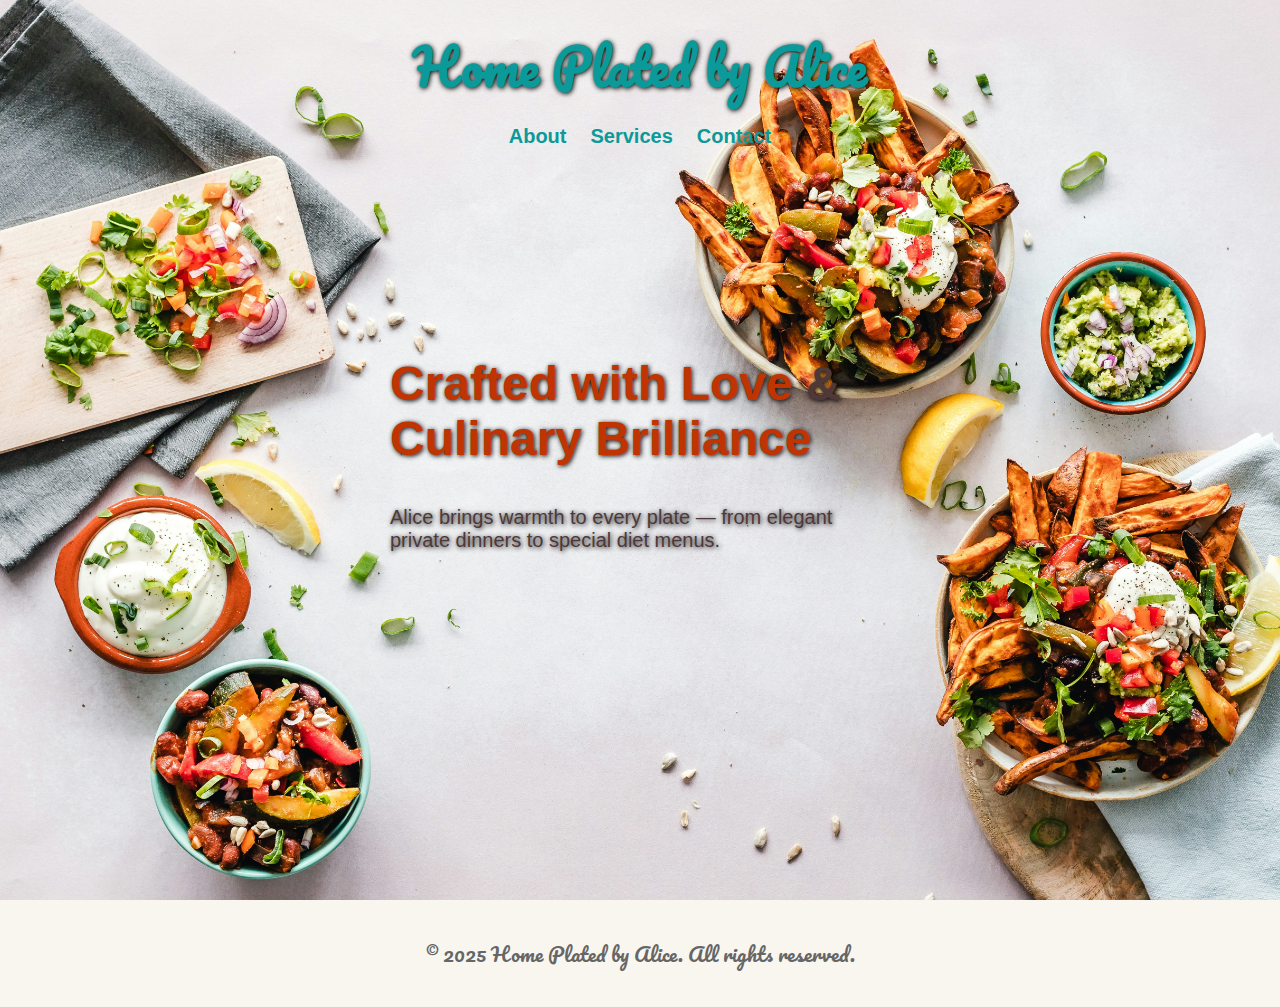
<file: index.html>
<!-- index.html -->
<!DOCTYPE html>
<html lang="en">
<head>
  <meta charset="UTF-8" />
  <meta name="viewport" content="width=device-width, initial-scale=1.0" />
  <title>Home Plated by Alice</title>
  <link rel="stylesheet" href="style.css" />
 <link rel="preconnect" href="https://fonts.googleapis.com">
 <link rel="preconnect" href="https://fonts.gstatic.com" crossorigin>
 <link href="https://fonts.googleapis.com/css2?family=Pacifico&display=swap" rel="stylesheet">
</head>
<body>
    <div class="hero-wrapper">
  <header>
    <h1>Home Plated by Alice</h1>
    <nav>
      <ul>
        <li><a href="about us.html">About</a></li>
        <li><a href="services.html">Services</a></li>
        <li><a href="contact.html">Contact</a></li>
      </ul>
    </nav>
  </header>
  <main>
    <section class="hero">
      <div class="hero-text">
        <h2><span>Crafted with Love</span> & <span>Culinary Brilliance</span></h2>
        <p>Alice brings warmth to every plate — from elegant private dinners to special diet menus.</p>
      </div>
    </section>
</div>
  </main>

  <footer>
    <p>&copy; 2025 Home Plated by Alice. All rights reserved.</p>
  </footer>
</body>
</html>
</file>
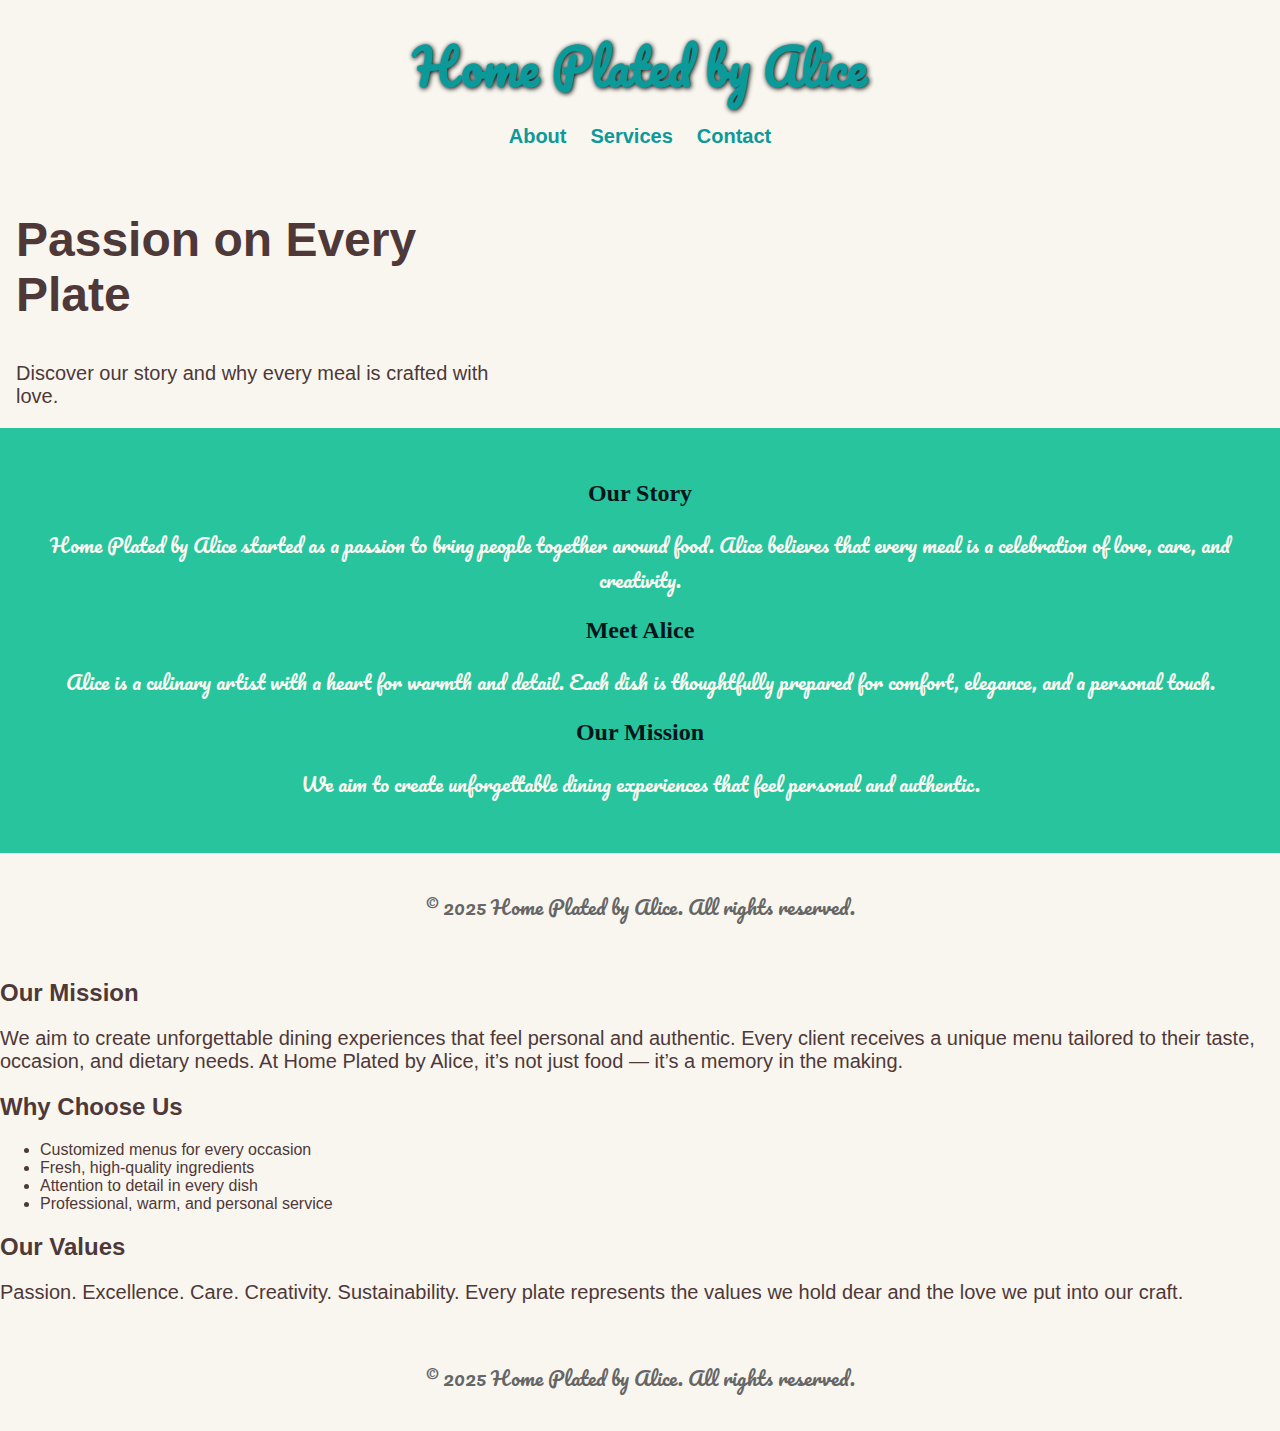
<file: about us.html>
<!DOCTYPE html>
<html lang="en">
<head>
  <meta charset="UTF-8" />
  <meta name="viewport" content="width=device-width, initial-scale=1.0" />
  <title>About Us | Home Plated by Alice</title>
  <link rel="stylesheet" href="style.css" />
  <link rel="preconnect" href="https://fonts.googleapis.com">
  <link rel="preconnect" href="https://fonts.gstatic.com" crossorigin>
  <link href="https://fonts.googleapis.com/css2?family=Pacifico&display=swap" rel="stylesheet">
</head>
<body>
  <header>
    <h1>Home Plated by Alice</h1>
    <nav>
      <ul>
        <li><a href="index.html">About</a></li>
        <li><a href="services.html">Services</a></li>
        <li><a href="contact.html">Contact</a></li>
      </ul>
    </nav>
  </header>

  <main>
    <!-- Hero Section with Background -->
    <section class="about-hero">
      <div class="hero-text">
        <h2>Passion on Every Plate</h2>
        <p>Discover our story and why every meal is crafted with love.</p>
      </div>
    </section>

    <!-- About Content -->
    <section class="about">
      <div class="about-wrapper">
        <h2>Our Story</h2>
        <p>Home Plated by Alice started as a passion to bring people together around food. Alice believes that every meal is a celebration of love, care, and creativity.</p>
      </div>

      <div class="about-wrapper">
        <h2>Meet Alice</h2>
        <p>Alice is a culinary artist with a heart for warmth and detail. Each dish is thoughtfully prepared for comfort, elegance, and a personal touch.</p>
      </div>

      <div class="about-wrapper">
        <h2>Our Mission</h2>
        <p>We aim to create unforgettable dining experiences that feel personal and authentic.</p>
      </div>
    </section>
  </main>

  <footer>
    <p>&copy; 2025 Home Plated by Alice. All rights reserved.</p>
  </footer>
</body>
</html>

      <div class="about-wrapper">
        <h2>Our Mission</h2>
        <p>We aim to create unforgettable dining experiences that feel personal and authentic. Every client receives a unique menu tailored to their taste, occasion, and dietary needs. At Home Plated by Alice, it’s not just food — it’s a memory in the making.</p>
      </div>

      <div class="about-wrapper">
        <h2>Why Choose Us</h2>
        <ul>
          <li>Customized menus for every occasion</li>
          <li>Fresh, high-quality ingredients</li>
          <li>Attention to detail in every dish</li>
          <li>Professional, warm, and personal service</li>
        </ul>
      </div>

      <div class="about-wrapper">
        <h2>Our Values</h2>
        <p>Passion. Excellence. Care. Creativity. Sustainability. Every plate represents the values we hold dear and the love we put into our craft.</p>
      </div>
    </section>
  </main>

  <footer>
    <p>&copy; 2025 Home Plated by Alice. All rights reserved.</p>
  </footer>
</body>
</html>
</file>
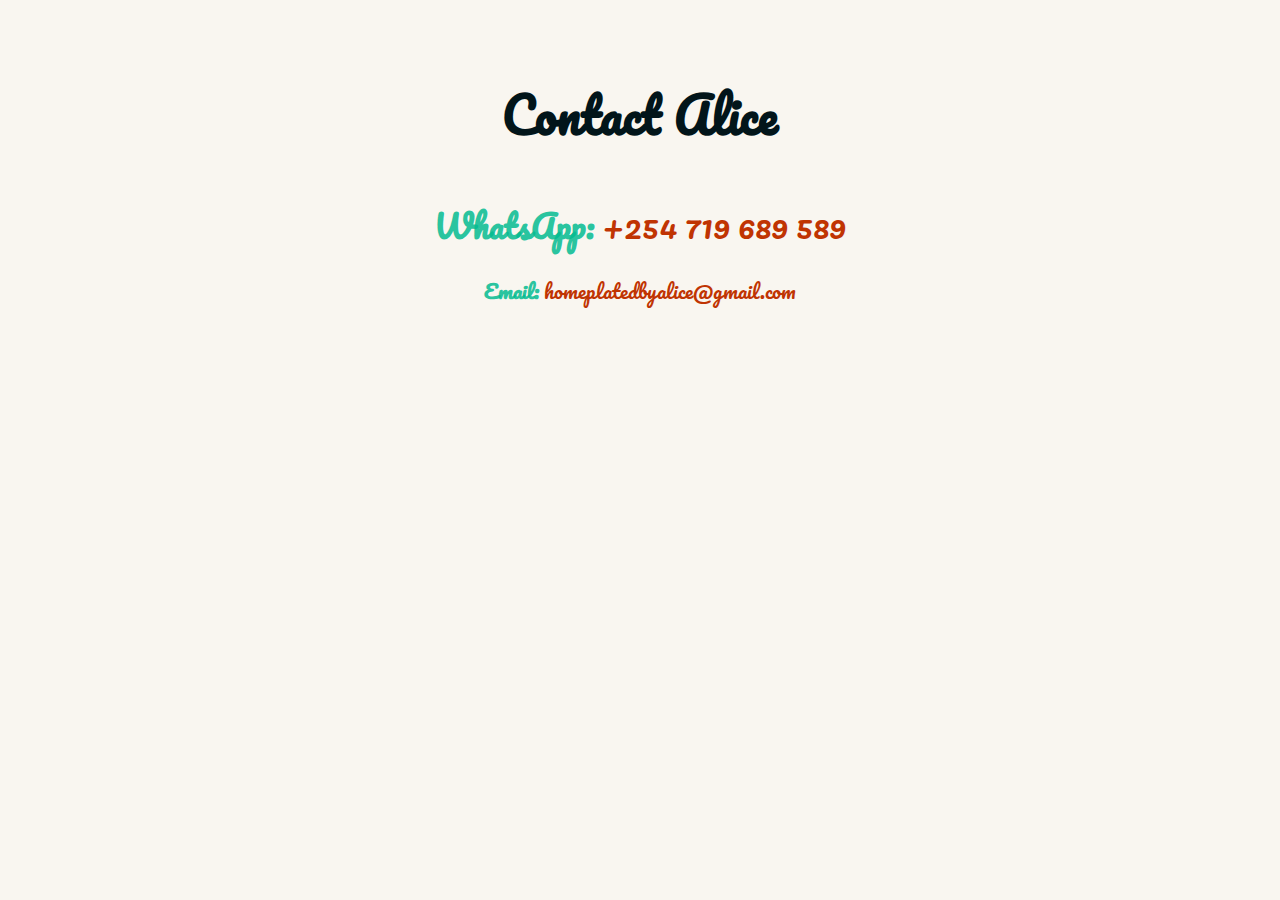
<file: contact.html>
<!DOCTYPE html>
<html lang="en">
<head>
  <meta charset="UTF-8">
  <meta name="viewport" content="width=device-width, initial-scale=1.0">
  <link rel="stylesheet" href="style.css">
  <link rel="preconnect" href="https://fonts.googleapis.com">
  <link rel="preconnect" href="https://fonts.gstatic.com" crossorigin>
  <link href="https://fonts.googleapis.com/css2?family=Pacifico&display=swap" rel="stylesheet">
  <!-- Font Awesome for icons -->
  <link rel="stylesheet" href="https://cdnjs.cloudflare.com/ajax/libs/font-awesome/6.5.0/css/all.min.css" 
        integrity="sha512-Fo3rlrZj/k7ujTTXRN0bOqf4qkXIQjDpX8/r3vLJmGxRZ0iMepFz5y9uBZ4G+1IhQ1tCW+Y+LkqB+6c9R3JdYw==" 
        crossorigin="anonymous" referrerpolicy="no-referrer" />
  <title>Contact | Home Plated by Alice</title>
</head>
<body>
  <div class="contact-wrapper">
    <section class="contact-info">
      <h2>Contact Alice</h2>
      
        <i class="fa-brands fa-whatsapp contact-icon"></i>
        <strong>WhatsApp:</strong> 
        <a href="https://wa.me/254719689589" target="_blank">+254 719 689 589</a>
      </p>
      <p>
        <i class="fa-solid fa-envelope contact-icon"></i>
        <strong>Email:</strong> 
        <a href="mailto:homeplatedbyalice@gmail.com">homeplatedbyalice@gmail.com</a>
      </p>
    </section>
  </div>
</body>
</html>
</file>
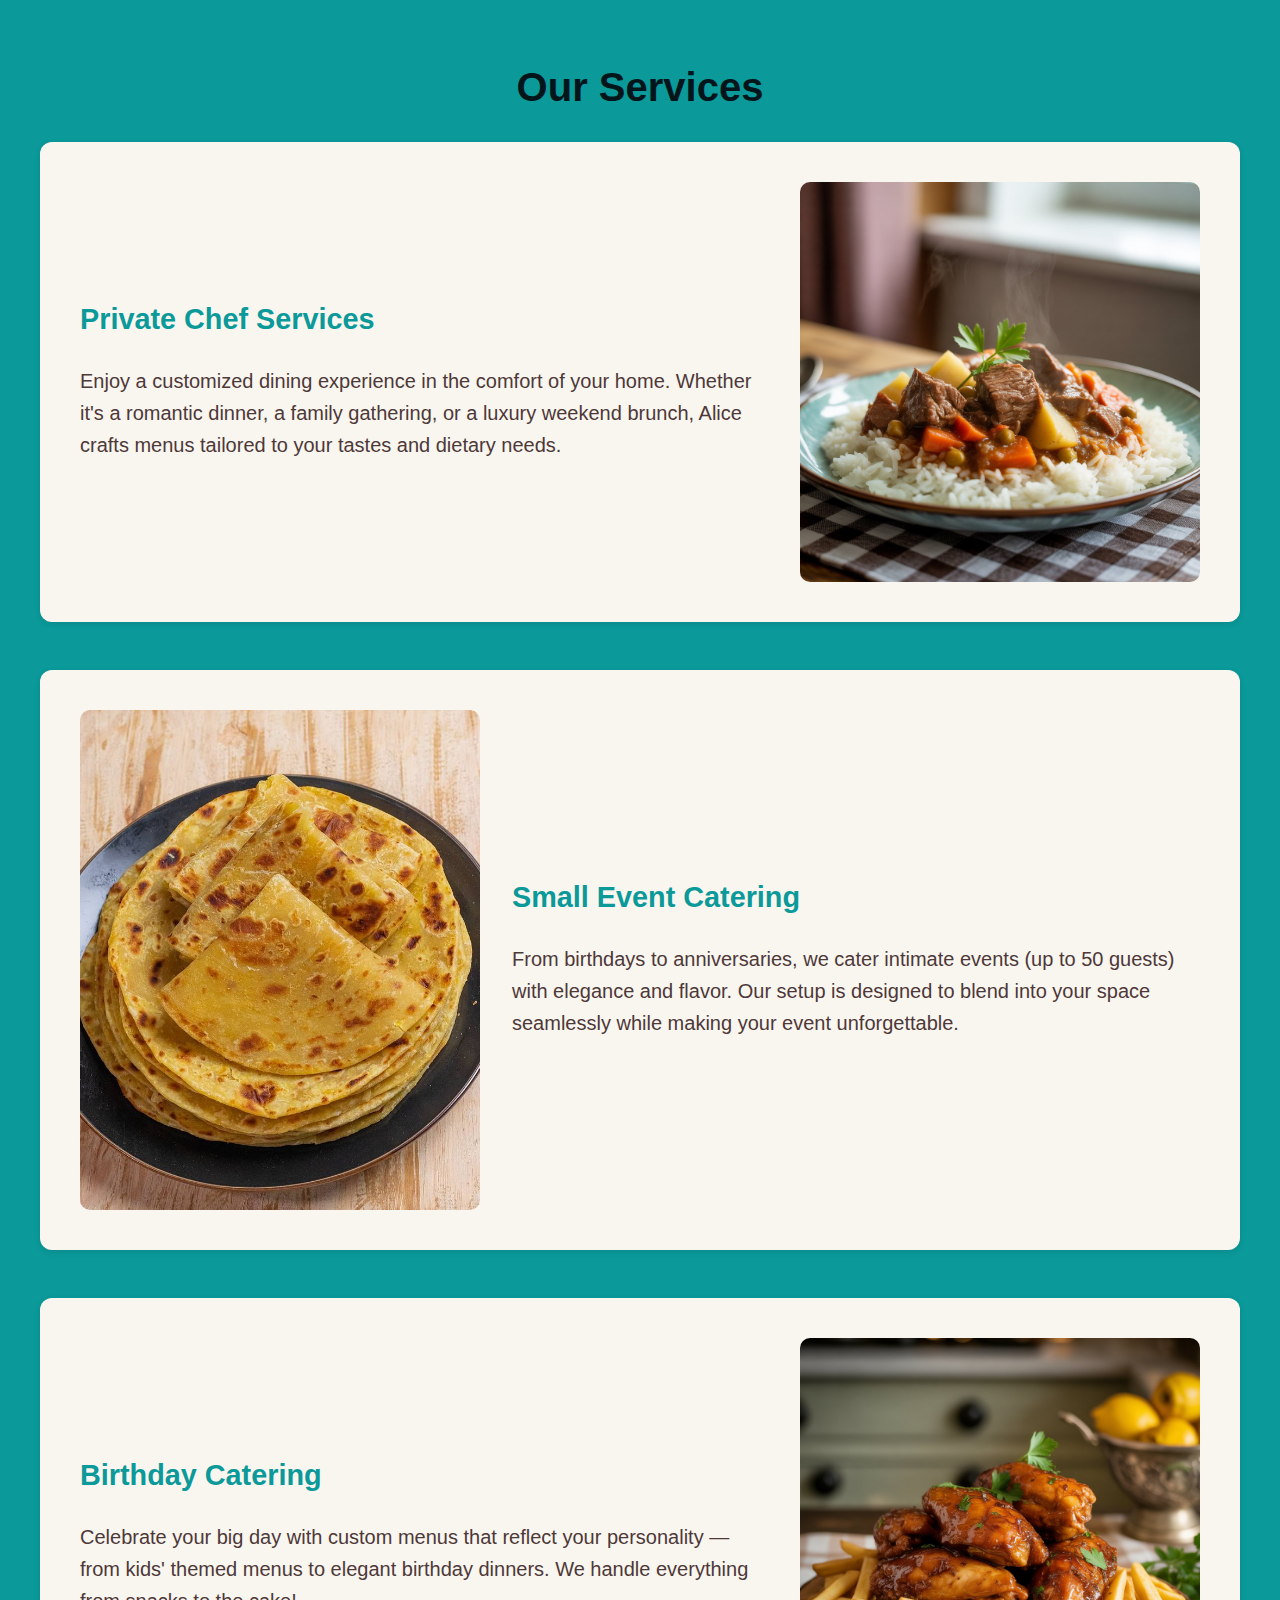
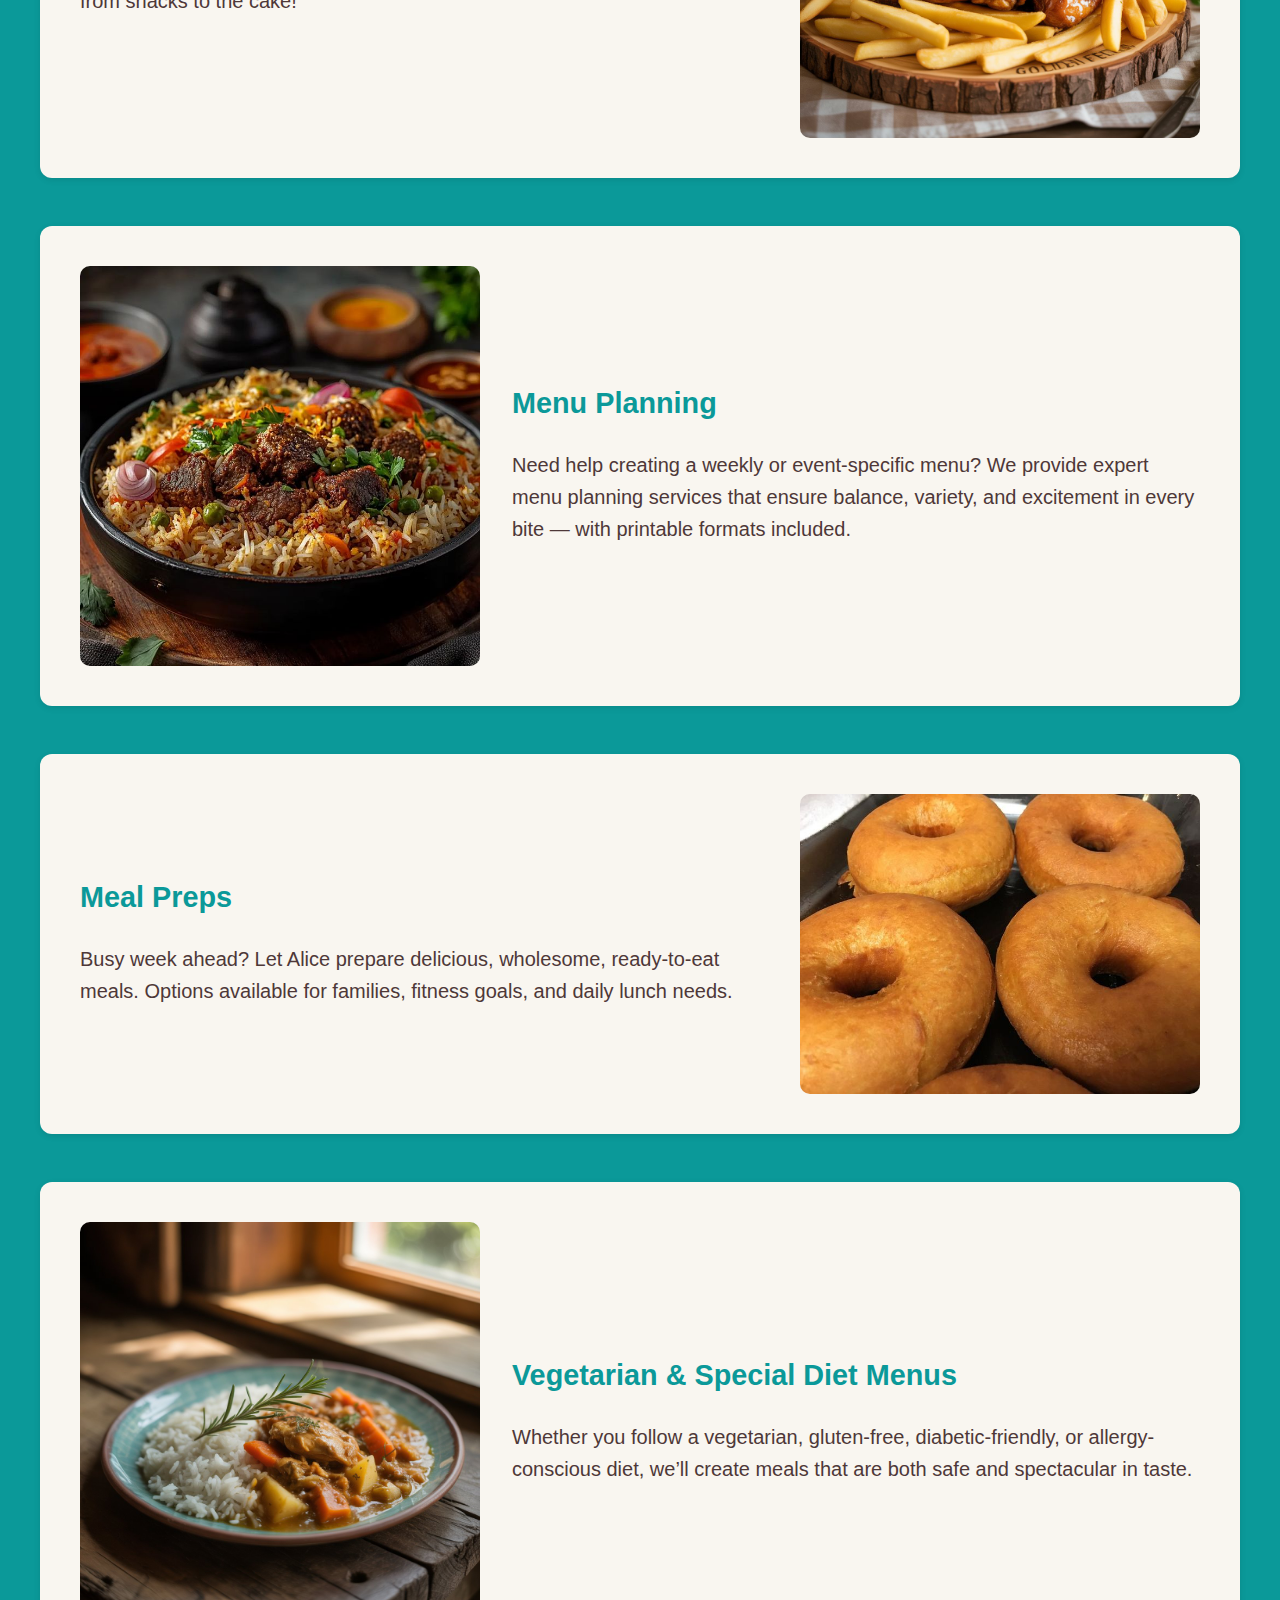
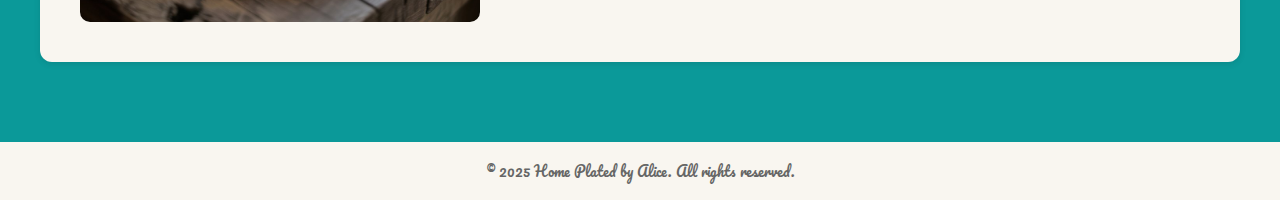
<file: services.html>
<!DOCTYPE html>
<html lang="en">
<head>
  <meta charset="UTF-8" />
  <meta name="viewport" content="width=device-width, initial-scale=1.0" />
  <title>Services | Home Plated by Alice</title>
  <link rel="stylesheet" href="style.css" />
  <link rel="preconnect" href="https://fonts.googleapis.com">
  <link rel="preconnect" href="https://fonts.gstatic.com" crossorigin>
  <link href="https://fonts.googleapis.com/css2?family=Pacifico&display=swap" rel="stylesheet">
</head>
<body id="background">
  <main class="services" id="background">
    <h2>Our Services</h2>

    <section class="service" id="shadow-effect">
      <img src="Images/rice and beef.jpeg" alt="Private chef experience">
      <div class="service-content">
        <h3>Private Chef Services</h3>
        <p>Enjoy a customized dining experience in the comfort of your home. Whether it's a romantic dinner, a family gathering, or a luxury weekend brunch, Alice crafts menus tailored to your tastes and dietary needs.</p>
      </div>
    </section>

    <section class="service" id="shadow-effect">
      <img src="Images/Pumpkin chapatis.jpeg" alt="Small event catering setup">
      <div class="service-content">
        <h3>Small Event Catering</h3>
        <p>From birthdays to anniversaries, we cater intimate events (up to 50 guests) with elegance and flavor. Our setup is designed to blend into your space seamlessly while making your event unforgettable.</p>
      </div>
    </section>

    <section class="service" id="shadow-effect">
      <img src="Images/fries and chicken.jpeg" alt="Birthday catering">
      <div class="service-content">
        <h3>Birthday Catering</h3>
        <p>Celebrate your big day with custom menus that reflect your personality — from kids' themed menus to elegant birthday dinners. We handle everything from snacks to the cake!</p>
      </div>
    </section>

    <section class="service" id="shadow-effect">
      <img src="Images/Pilau.jpeg" alt="Menu planning board">
      <div class="service-content">
        <h3>Menu Planning</h3>
        <p>Need help creating a weekly or event-specific menu? We provide expert menu planning services that ensure balance, variety, and excitement in every bite — with printable formats included.</p>
      </div>
    </section>

    <section class="service" id="shadow-effect">
      <img src="Images/Krispy Kreme Donut (Doughnut) Recipe.jpeg" alt="Healthy meal preps in containers">
      <div class="service-content">
        <h3>Meal Preps</h3>
        <p>Busy week ahead? Let Alice prepare delicious, wholesome, ready-to-eat meals. Options available for families, fitness goals, and daily lunch needs.</p>
      </div>
    </section>

    <section class="service" id="shadow-effect">
      <img src="Images/Rice and chicken stew.jpeg" alt="Vegetarian cuisine">
      <div class="service-content">
        <h3>Vegetarian & Special Diet Menus</h3>
        <p>Whether you follow a vegetarian, gluten-free, diabetic-friendly, or allergy-conscious diet, we’ll create meals that are both safe and spectacular in taste.</p>
      </div>
    </section>
  </main>

  <footer>
    &copy; 2025 Home Plated by Alice. All rights reserved.
  </footer>

</body>
</html>
</file>
<file: style.css>
:root {
  --bg-color: #f9f6f0;
  --text-color: #4e3838;
  --highlight: #c03402;
  --accent: #0b9999;
  --deep: #02151a;
  --off-white: #f9f6f0;
  --blue: #04bb90da;
}

/* Global Styles */
body {
  background-color: var(--bg-color);
  color: var(--text-color);
  margin: 0;
  padding: 0;
  font-family: 'Segoe UI', Tahoma, Geneva, Verdana, sans-serif;
  transition: background-color 0.3s ease, color 0.3s ease;
}

body.dark {
  --bg-color: #eee7e6;
  --text-color: #e7dfdf;
  --accent: #912a0b;
  --off-white: #e6e3eb;
}

/* Hero Background */
.hero-wrapper {
  background: url("Images/Background.jpg") center/cover no-repeat;
  min-height: 100vh;
  width: 100%;
}

/* Header & Navigation */
header {
  display: flex;
  flex-direction: column;
  align-items: center;
  padding: 1rem;
  background-color: transparent;
}

header h1 {
  font-family: 'Pacifico', cursive;
  font-size: 3rem;
  margin: 0.5rem 1rem; 
  text-align: center;
  color: var(--accent);
  text-shadow: 1px 1px 5px black;
}

nav ul {
  list-style: none;
  display: flex;
  gap: 1.5rem;
  padding: 0;
  margin: 0.5rem 1rem; 
  font-size: 1.25rem;
  flex-wrap: wrap;
  justify-content: center;
}

nav a {
  text-decoration: none;
  color: var(--accent);
  font-weight: bold;
  transition: all 0.4s ease;
}

nav a:hover {
  color: var(--highlight);
}

/* Dark Mode Toggle */
#darkModeToggle {
  background: transparent;
  border: none;
  font-size: 1.2rem;
  cursor: pointer;
  color: var(--highlight);
}

/* Hero Content */
.hero {
  display: flex;
  flex-wrap: wrap;
  align-items: center;
  justify-content: center;
  padding: 8rem 1rem;
  text-shadow: 1px 1px 5px black;
}

.hero-text {
  max-width: 500px;
  margin: 1rem;
}

.hero-text h2 {
  font-size: 3rem;
  color: var(--text-color);
}

.hero-text span {
  color: var(--highlight);
}

p {
  font-size: 1.25rem;
}

/* About Section */
.about {
  font-family: 'Pacifico', cursive;
  background-color: var(--blue);
  color: var(--off-white);
  padding: 2rem;
  text-align: center;
}

.about h2 {
  font-family: 'Playfair Display', serif;
  color: var(--deep);
}

#shadow-effect {
  transition: all 0.5s;
}
#shadow-effect:hover {
  box-shadow: -6px 6px 0 0 var(--deep);
}

/* Services Section */
.services {
  padding: 2rem;
  max-width: 1200px;
  margin: auto;
}

.services h2 {
  text-align: center;
  font-size: 2.5rem;
  color: var(--deep);
  margin-bottom: 2rem;
}

#background {
  background-color: var(--accent);
}

.service {
  display: flex;
  flex-wrap: wrap;
  margin-bottom: 3rem;
  align-items: center;
  background-color: var(--off-white);
  padding: 1.5rem;
  border-radius: 12px;
  box-shadow: 0 2px 6px rgba(0,0,0,0.1);
}

.service:nth-child(even) {
  flex-direction: row-reverse;
}

.service img {
  flex: 1 1 300px;
  max-width: 400px;
  border-radius: 10px;
  margin: 1rem;
  object-fit: cover;
}

.service-content {
  flex: 2;
  padding: 1rem;
}

.service-content h3 {
  margin-top: 0;
  color: var(--accent);
  font-size: 1.8rem;
}

.service-content p {
  line-height: 1.6;
  margin-bottom: 0;
}

/* Contact Section */
.contact-info {
  padding: 2rem;
  text-align: center;
  font-family: 'Pacifico', cursive;
  color: var(--blue);
  font-size: 2rem;
}

.contact-info h2 {
  color: var(--deep);
  font-size: 3rem;
}

.contact-info a {
  color: var(--highlight);
  text-decoration: none;
}

/* Footer */
footer {
  text-align: center;
  padding: 1rem;
  background-color: var(--off-white);
  font-size: 0.9rem;
  color: #666;
  font-family: 'Pacifico', cursive;
}

/* ==========================
   RESPONSIVE MEDIA QUERIES
   ========================== */

/* Tablets & Medium Screens */
@media (max-width: 992px) {
  header h1 {
    font-size: 2.5rem;
  }
  .hero {
    padding: 6rem 1rem;
    text-align: center;
  }
  .service {
    flex-direction: column;
    text-align: center;
  }
  .service:nth-child(even) {
    flex-direction: column;
  }
  .service-content {
    padding: 0;
  }
}

/* Mobile Screens */
@media (max-width: 600px) {
  header h1 {
    font-size: 2rem;
  }
  nav ul {
    flex-direction: column;
    gap: 1rem;
  }
  .hero-text h2 {
    font-size: 2.2rem;
  }
  p {
    font-size: 1rem;
  }
  .contact-info h2 {
    font-size: 2rem;
  }
  .contact-info {
    font-size: 1.2rem;
  }
}

/* Large Screens (Ultra-Wide) */
@media (min-width: 1400px) {
  .hero-text h2 {
    font-size: 4rem;
  }
  .services h2 {
    font-size: 3rem;
  }
}
</file>
